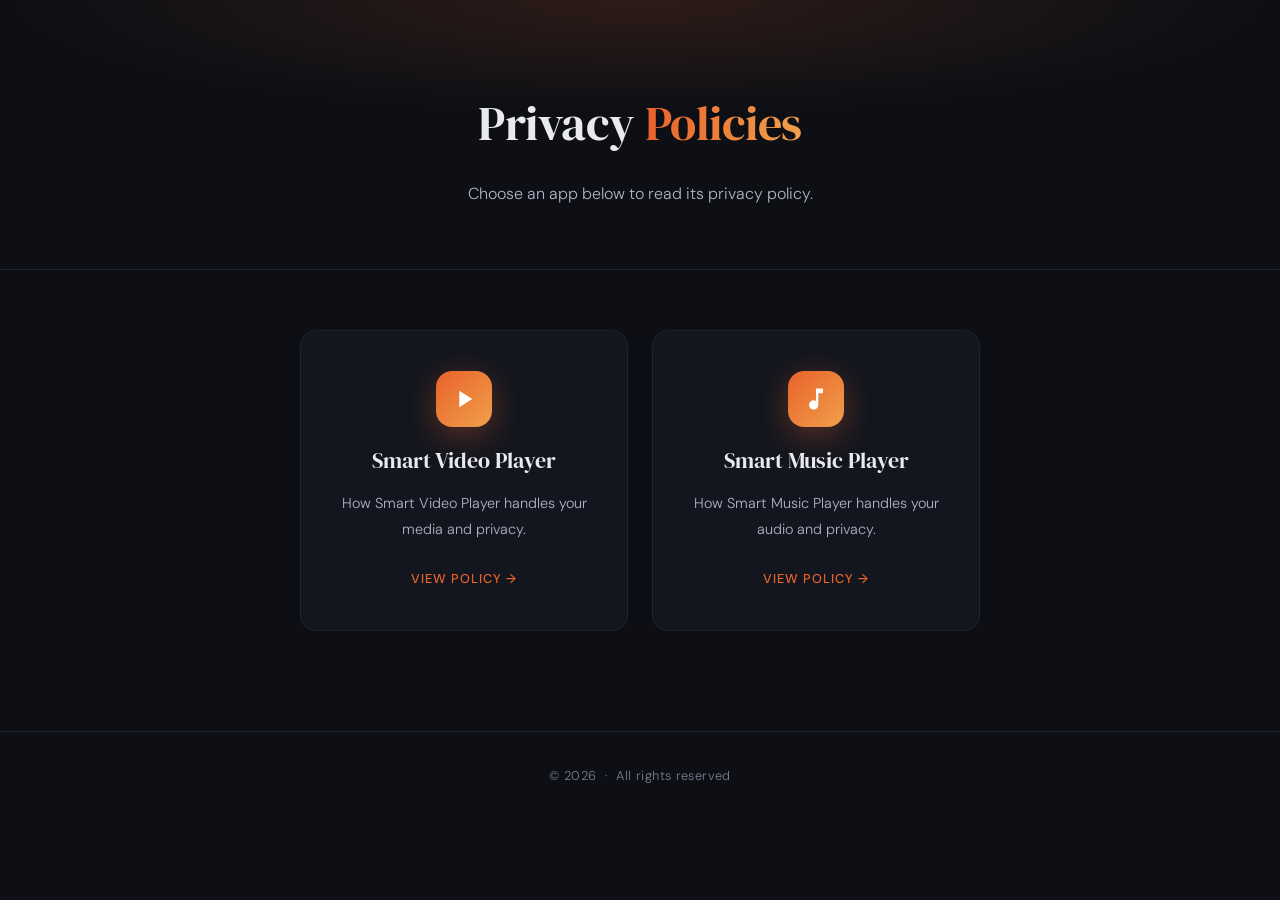
<file: index.html>
<!DOCTYPE html>
<html lang="en">
<head>
  <meta charset="UTF-8" />
  <meta name="viewport" content="width=device-width, initial-scale=1.0"/>
  <title>Privacy Policies</title>
  <link href="https://fonts.googleapis.com/css2?family=DM+Serif+Display&family=DM+Sans:wght@300;400;500&display=swap" rel="stylesheet"/>
  <link rel="stylesheet" href="styles.css"/>
</head>
<body>

<header>
  <h1>Privacy <span>Policies</span></h1>
  <p class="subtitle">Choose an app below to read its privacy policy.</p>
</header>

<nav class="choices">

  <a class="choice-card" href="smart-video-player.html">
    <div class="logo-icon">
      <svg viewBox="0 0 24 24" xmlns="http://www.w3.org/2000/svg">
        <path d="M8 5v14l11-7L8 5z"/>
      </svg>
    </div>
    <h2>Smart Video Player</h2>
    <p>How Smart Video Player handles your media and privacy.</p>
    <span class="go">View policy →</span>
  </a>

  <a class="choice-card" href="smart-music-player.html">
    <div class="logo-icon">
      <svg viewBox="0 0 24 24" xmlns="http://www.w3.org/2000/svg">
        <path d="M12 3v10.55A4 4 0 1 0 14 17V7h4V3h-6z"/>
      </svg>
    </div>
    <h2>Smart Music Player</h2>
    <p>How Smart Music Player handles your audio and privacy.</p>
    <span class="go">View policy →</span>
  </a>

</nav>

<footer>
  &copy; 2026 &nbsp;·&nbsp; All rights reserved
</footer>

</body>
</html>
</file>
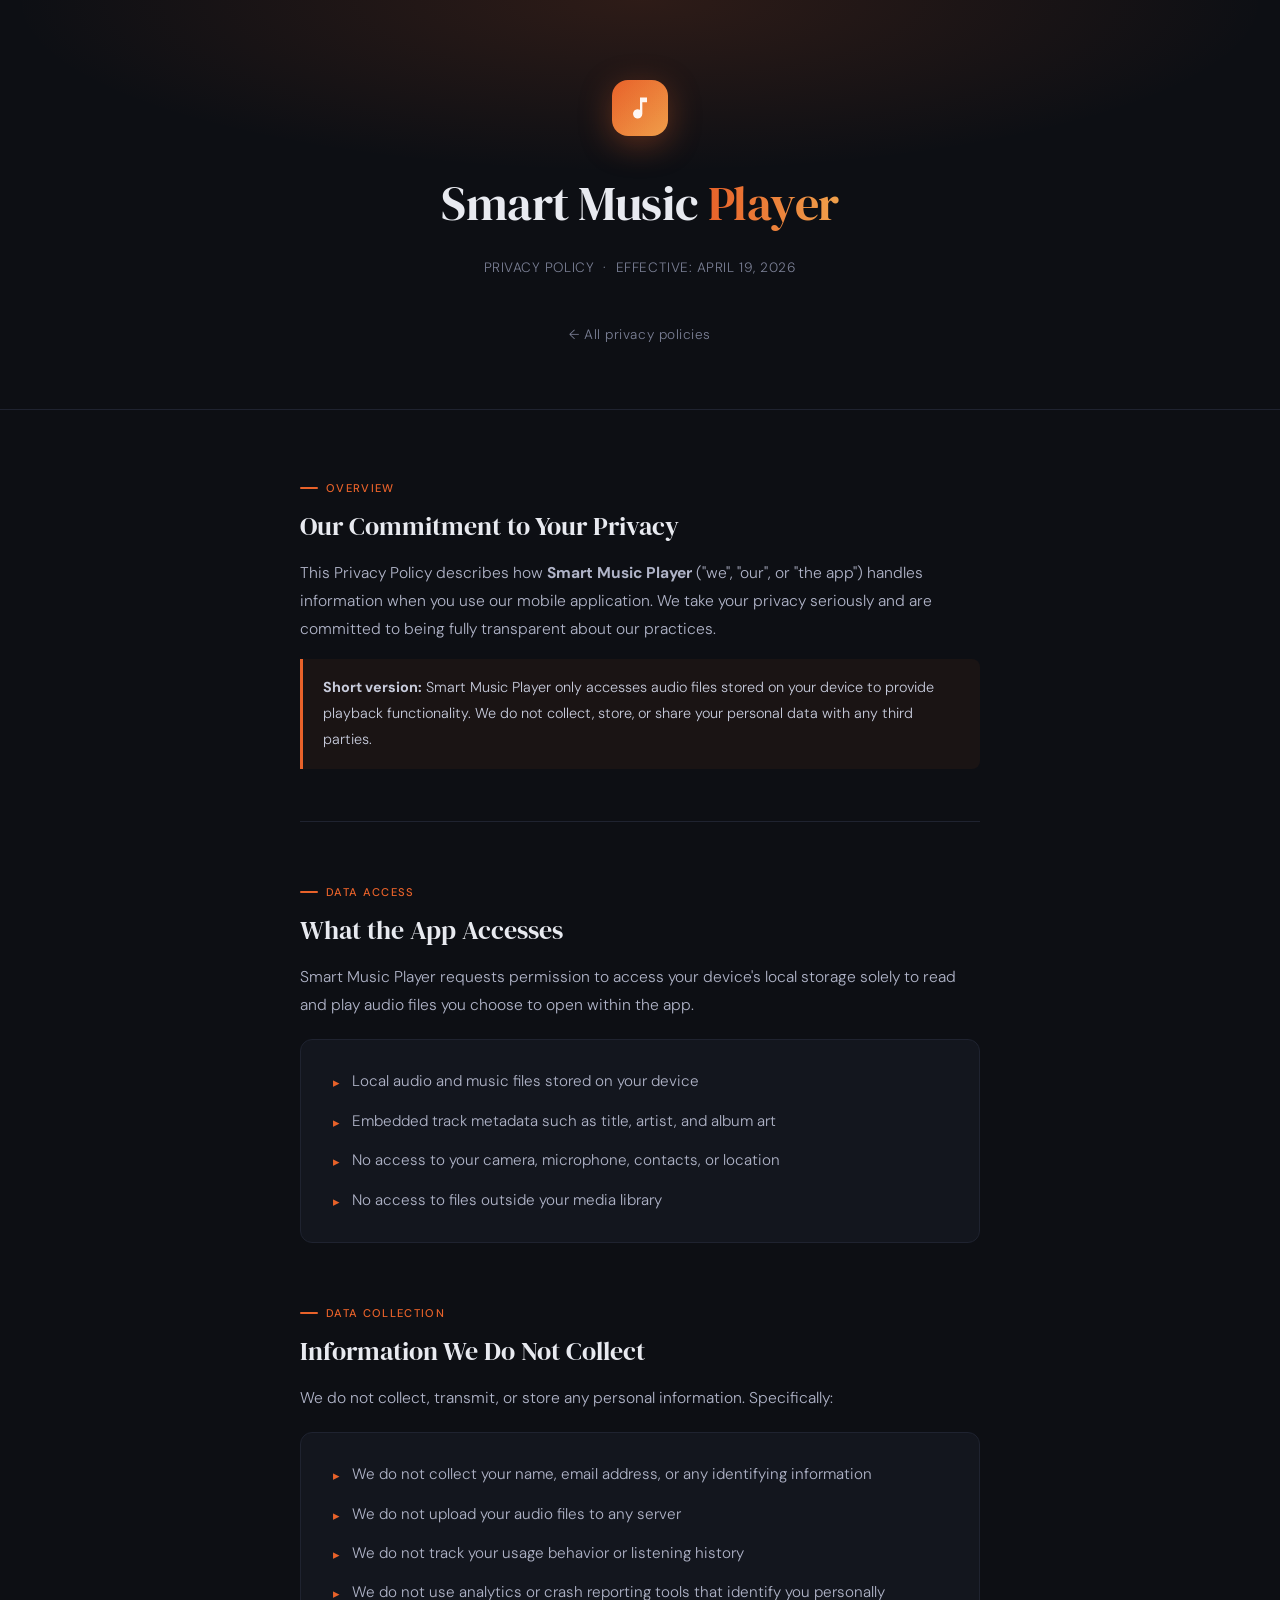
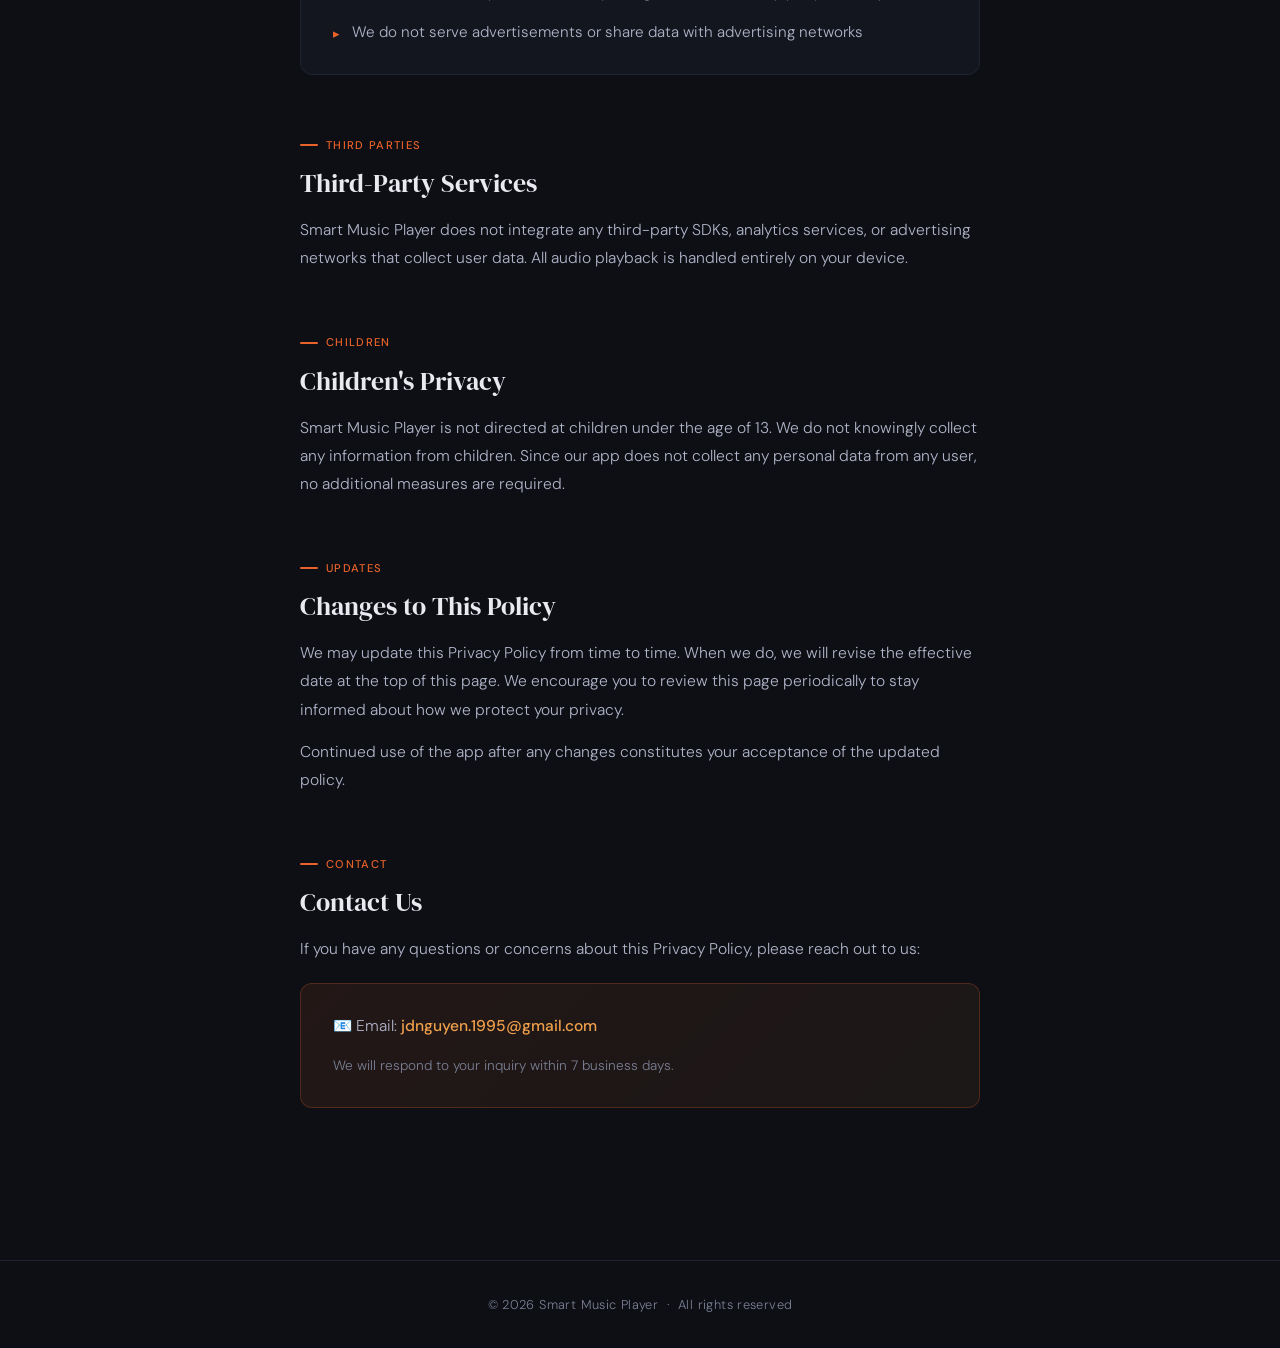
<file: smart-music-player.html>
<!DOCTYPE html>
<html lang="en">
<head>
  <meta charset="UTF-8" />
  <meta name="viewport" content="width=device-width, initial-scale=1.0"/>
  <title>Privacy Policy – Smart Music Player</title>
  <link href="https://fonts.googleapis.com/css2?family=DM+Serif+Display&family=DM+Sans:wght@300;400;500&display=swap" rel="stylesheet"/>
  <link rel="stylesheet" href="styles.css"/>
</head>
<body>

<header>
  <div class="logo-icon">
    <svg viewBox="0 0 24 24" xmlns="http://www.w3.org/2000/svg">
      <path d="M12 3v10.55A4 4 0 1 0 14 17V7h4V3h-6z"/>
    </svg>
  </div>
  <h1>Smart Music <span>Player</span></h1>
  <p class="meta">Privacy Policy &nbsp;·&nbsp; Effective: April 19, 2026</p>
  <a class="back-link" href="index.html">← All privacy policies</a>
</header>

<main>

  <section>
    <div class="section-label">Overview</div>
    <h2>Our Commitment to Your Privacy</h2>
    <p>
      This Privacy Policy describes how <strong>Smart Music Player</strong> ("we", "our", or "the app") handles information when you use our mobile application. We take your privacy seriously and are committed to being fully transparent about our practices.
    </p>
    <div class="highlight">
      <p>
        <strong>Short version:</strong> Smart Music Player only accesses audio files stored on your device to provide playback functionality. We do not collect, store, or share your personal data with any third parties.
      </p>
    </div>
  </section>

  <hr/>

  <section>
    <div class="section-label">Data Access</div>
    <h2>What the App Accesses</h2>
    <p>
      Smart Music Player requests permission to access your device's local storage solely to read and play audio files you choose to open within the app.
    </p>
    <div class="card">
      <ul>
        <li>Local audio and music files stored on your device</li>
        <li>Embedded track metadata such as title, artist, and album art</li>
        <li>No access to your camera, microphone, contacts, or location</li>
        <li>No access to files outside your media library</li>
      </ul>
    </div>
  </section>

  <section>
    <div class="section-label">Data Collection</div>
    <h2>Information We Do Not Collect</h2>
    <p>
      We do not collect, transmit, or store any personal information. Specifically:
    </p>
    <div class="card">
      <ul>
        <li>We do not collect your name, email address, or any identifying information</li>
        <li>We do not upload your audio files to any server</li>
        <li>We do not track your usage behavior or listening history</li>
        <li>We do not use analytics or crash reporting tools that identify you personally</li>
        <li>We do not serve advertisements or share data with advertising networks</li>
      </ul>
    </div>
  </section>

  <section>
    <div class="section-label">Third Parties</div>
    <h2>Third-Party Services</h2>
    <p>
      Smart Music Player does not integrate any third-party SDKs, analytics services, or advertising networks that collect user data. All audio playback is handled entirely on your device.
    </p>
  </section>

  <section>
    <div class="section-label">Children</div>
    <h2>Children's Privacy</h2>
    <p>
      Smart Music Player is not directed at children under the age of 13. We do not knowingly collect any information from children. Since our app does not collect any personal data from any user, no additional measures are required.
    </p>
  </section>

  <section>
    <div class="section-label">Updates</div>
    <h2>Changes to This Policy</h2>
    <p>
      We may update this Privacy Policy from time to time. When we do, we will revise the effective date at the top of this page. We encourage you to review this page periodically to stay informed about how we protect your privacy.
    </p>
    <p>
      Continued use of the app after any changes constitutes your acceptance of the updated policy.
    </p>
  </section>

  <section>
    <div class="section-label">Contact</div>
    <h2>Contact Us</h2>
    <p>
      If you have any questions or concerns about this Privacy Policy, please reach out to us:
    </p>
    <div class="contact-box">
      <p>📧 Email: <a href="mailto:jdnguyen.1995@gmail.com">jdnguyen.1995@gmail.com</a></p>
      <p style="margin-top:8px; font-size:0.85rem; color:#7a7f94;">We will respond to your inquiry within 7 business days.</p>
    </div>
  </section>

</main>

<footer>
  &copy; 2026 Smart Music Player &nbsp;·&nbsp; All rights reserved
</footer>

</body>
</html>
</file>
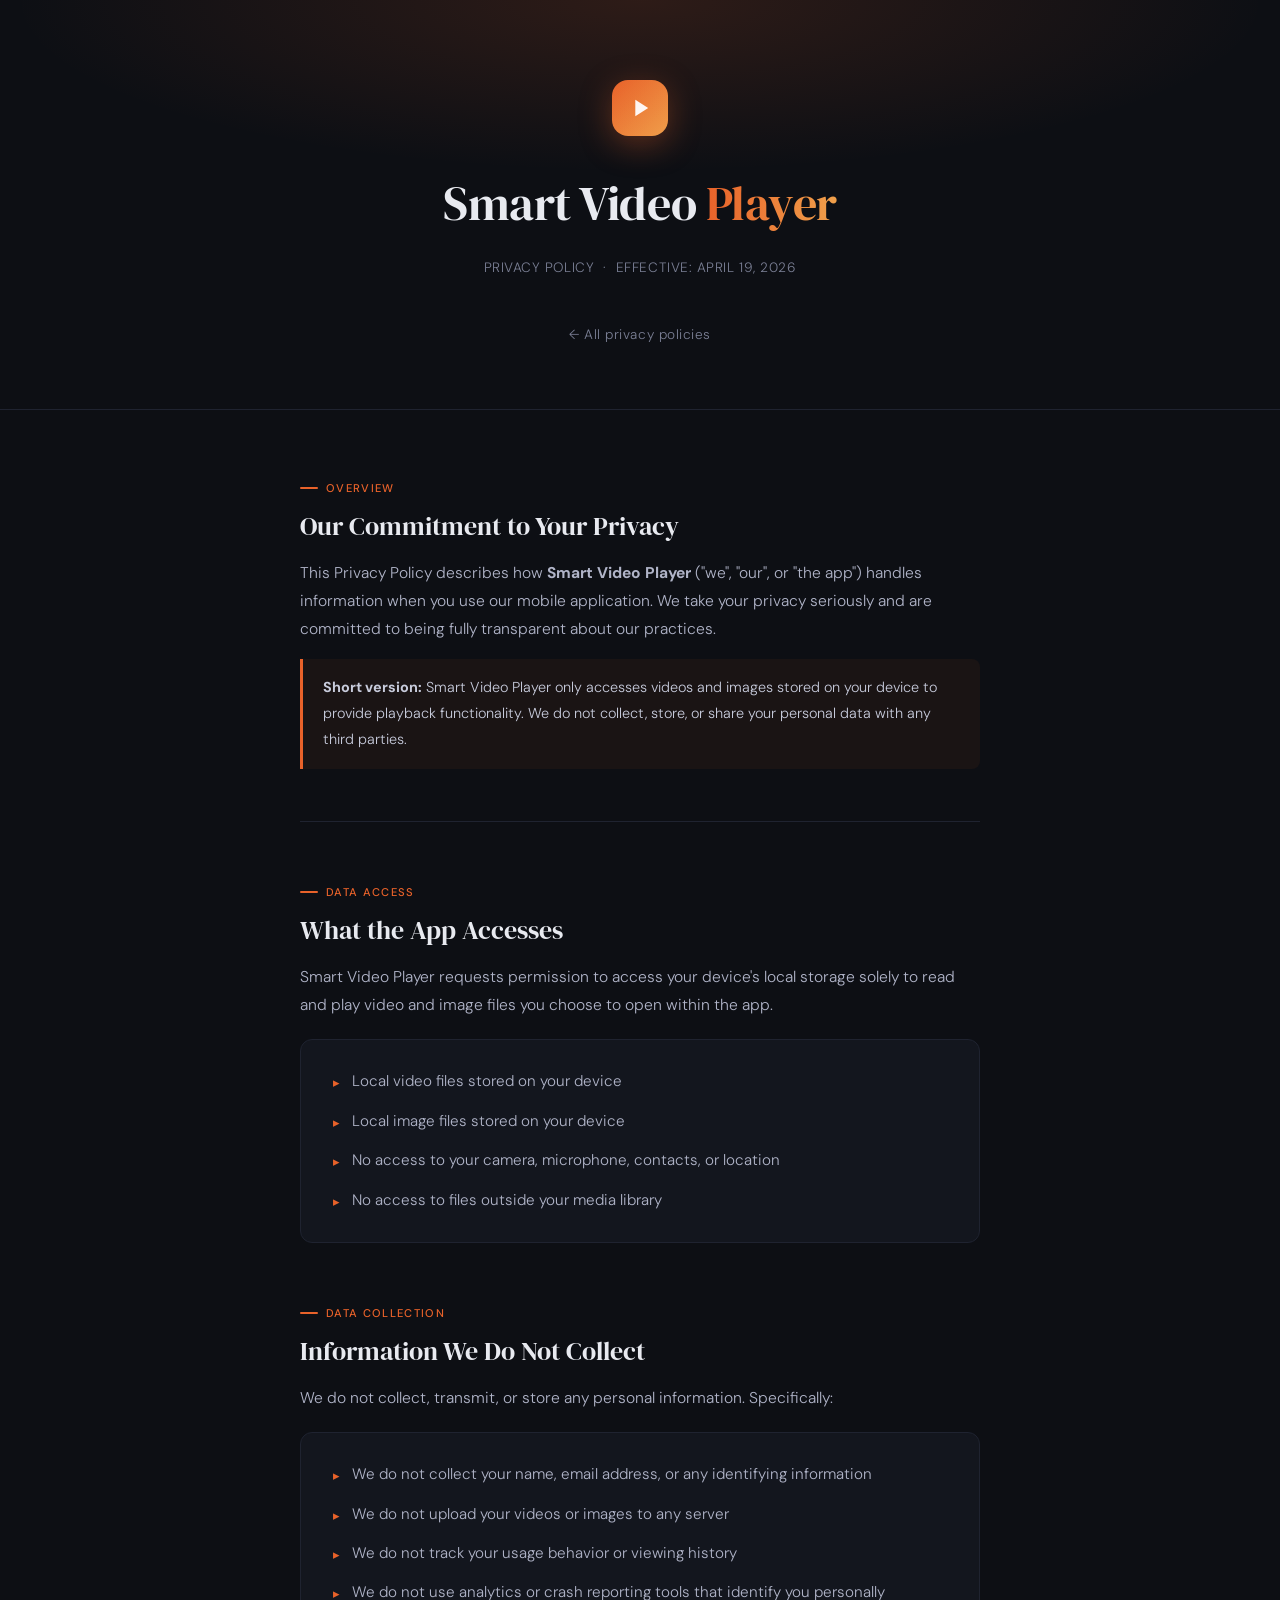
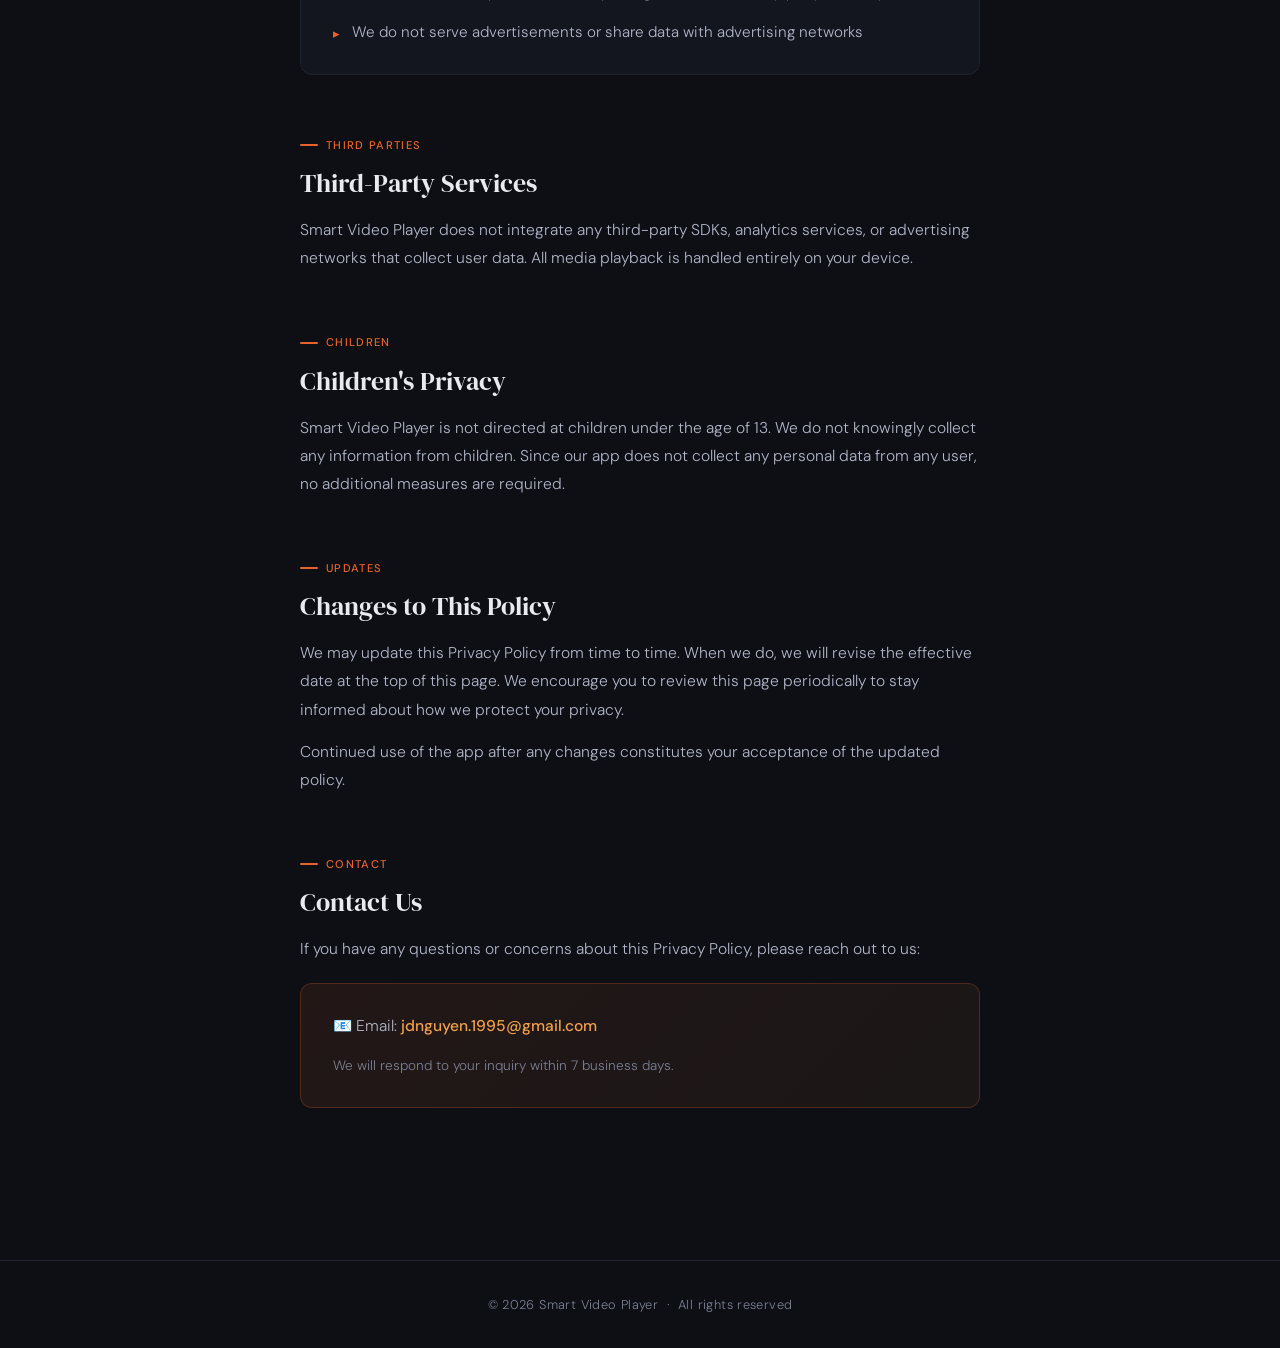
<file: smart-video-player.html>
<!DOCTYPE html>
<html lang="en">
<head>
  <meta charset="UTF-8" />
  <meta name="viewport" content="width=device-width, initial-scale=1.0"/>
  <title>Privacy Policy – Smart Video Player</title>
  <link href="https://fonts.googleapis.com/css2?family=DM+Serif+Display&family=DM+Sans:wght@300;400;500&display=swap" rel="stylesheet"/>
  <link rel="stylesheet" href="styles.css"/>
</head>
<body>

<header>
  <div class="logo-icon">
    <svg viewBox="0 0 24 24" xmlns="http://www.w3.org/2000/svg">
      <path d="M8 5v14l11-7L8 5z"/>
    </svg>
  </div>
  <h1>Smart Video <span>Player</span></h1>
  <p class="meta">Privacy Policy &nbsp;·&nbsp; Effective: April 19, 2026</p>
  <a class="back-link" href="index.html">← All privacy policies</a>
</header>

<main>

  <section>
    <div class="section-label">Overview</div>
    <h2>Our Commitment to Your Privacy</h2>
    <p>
      This Privacy Policy describes how <strong>Smart Video Player</strong> ("we", "our", or "the app") handles information when you use our mobile application. We take your privacy seriously and are committed to being fully transparent about our practices.
    </p>
    <div class="highlight">
      <p>
        <strong>Short version:</strong> Smart Video Player only accesses videos and images stored on your device to provide playback functionality. We do not collect, store, or share your personal data with any third parties.
      </p>
    </div>
  </section>

  <hr/>

  <section>
    <div class="section-label">Data Access</div>
    <h2>What the App Accesses</h2>
    <p>
      Smart Video Player requests permission to access your device's local storage solely to read and play video and image files you choose to open within the app.
    </p>
    <div class="card">
      <ul>
        <li>Local video files stored on your device</li>
        <li>Local image files stored on your device</li>
        <li>No access to your camera, microphone, contacts, or location</li>
        <li>No access to files outside your media library</li>
      </ul>
    </div>
  </section>

  <section>
    <div class="section-label">Data Collection</div>
    <h2>Information We Do Not Collect</h2>
    <p>
      We do not collect, transmit, or store any personal information. Specifically:
    </p>
    <div class="card">
      <ul>
        <li>We do not collect your name, email address, or any identifying information</li>
        <li>We do not upload your videos or images to any server</li>
        <li>We do not track your usage behavior or viewing history</li>
        <li>We do not use analytics or crash reporting tools that identify you personally</li>
        <li>We do not serve advertisements or share data with advertising networks</li>
      </ul>
    </div>
  </section>

  <section>
    <div class="section-label">Third Parties</div>
    <h2>Third-Party Services</h2>
    <p>
      Smart Video Player does not integrate any third-party SDKs, analytics services, or advertising networks that collect user data. All media playback is handled entirely on your device.
    </p>
  </section>

  <section>
    <div class="section-label">Children</div>
    <h2>Children's Privacy</h2>
    <p>
      Smart Video Player is not directed at children under the age of 13. We do not knowingly collect any information from children. Since our app does not collect any personal data from any user, no additional measures are required.
    </p>
  </section>

  <section>
    <div class="section-label">Updates</div>
    <h2>Changes to This Policy</h2>
    <p>
      We may update this Privacy Policy from time to time. When we do, we will revise the effective date at the top of this page. We encourage you to review this page periodically to stay informed about how we protect your privacy.
    </p>
    <p>
      Continued use of the app after any changes constitutes your acceptance of the updated policy.
    </p>
  </section>

  <section>
    <div class="section-label">Contact</div>
    <h2>Contact Us</h2>
    <p>
      If you have any questions or concerns about this Privacy Policy, please reach out to us:
    </p>
    <div class="contact-box">
      <p>📧 Email: <a href="mailto:jdnguyen.1995@gmail.com">jdnguyen.1995@gmail.com</a></p>
      <p style="margin-top:8px; font-size:0.85rem; color:#7a7f94;">We will respond to your inquiry within 7 business days.</p>
    </div>
  </section>

</main>

<footer>
  &copy; 2026 Smart Video Player &nbsp;·&nbsp; All rights reserved
</footer>

</body>
</html>
</file>
<file: styles.css>
*, *::before, *::after { box-sizing: border-box; margin: 0; padding: 0; }

:root {
  --bg: #0d0f14;
  --surface: #13161e;
  --border: #1f2330;
  --accent: #e8622a;
  --accent2: #f0a04b;
  --text: #e8eaf0;
  --muted: #7a7f94;
  --heading-font: 'DM Serif Display', serif;
  --body-font: 'DM Sans', sans-serif;
}

body {
  background: var(--bg);
  color: var(--text);
  font-family: var(--body-font);
  font-weight: 300;
  line-height: 1.8;
  min-height: 100vh;
}

/* Hero */
header {
  position: relative;
  overflow: hidden;
  padding: 80px 40px 60px;
  text-align: center;
  border-bottom: 1px solid var(--border);
}

header::before {
  content: '';
  position: absolute;
  inset: 0;
  background: radial-gradient(ellipse 70% 60% at 50% 0%, rgba(232,98,42,0.15) 0%, transparent 70%);
  pointer-events: none;
}

.logo-icon {
  width: 56px;
  height: 56px;
  background: linear-gradient(135deg, var(--accent), var(--accent2));
  border-radius: 16px;
  display: inline-flex;
  align-items: center;
  justify-content: center;
  margin-bottom: 24px;
  box-shadow: 0 8px 32px rgba(232,98,42,0.35);
}

.logo-icon svg {
  width: 28px;
  height: 28px;
  fill: white;
}

header h1 {
  font-family: var(--heading-font);
  font-size: clamp(2rem, 5vw, 3rem);
  font-weight: 400;
  letter-spacing: -0.01em;
  margin-bottom: 10px;
}

header h1 span {
  background: linear-gradient(90deg, var(--accent), var(--accent2));
  -webkit-background-clip: text;
  -webkit-text-fill-color: transparent;
  background-clip: text;
}

.meta {
  font-size: 0.85rem;
  color: var(--muted);
  margin-top: 8px;
  letter-spacing: 0.04em;
  text-transform: uppercase;
}

.subtitle {
  font-size: 1rem;
  color: #b0b4c8;
  margin-top: 14px;
  max-width: 520px;
  margin-left: auto;
  margin-right: auto;
}

/* Layout */
main {
  max-width: 760px;
  margin: 0 auto;
  padding: 60px 40px 100px;
}

/* Sections */
section {
  margin-bottom: 52px;
  opacity: 0;
  transform: translateY(20px);
  animation: fadeUp 0.5s ease forwards;
}

section:nth-child(1)  { animation-delay: 0.05s; }
section:nth-child(2)  { animation-delay: 0.10s; }
section:nth-child(3)  { animation-delay: 0.15s; }
section:nth-child(4)  { animation-delay: 0.20s; }
section:nth-child(5)  { animation-delay: 0.25s; }
section:nth-child(6)  { animation-delay: 0.30s; }
section:nth-child(7)  { animation-delay: 0.35s; }

@keyframes fadeUp {
  to { opacity: 1; transform: translateY(0); }
}

.section-label {
  display: inline-flex;
  align-items: center;
  gap: 8px;
  font-size: 0.7rem;
  font-weight: 500;
  letter-spacing: 0.12em;
  text-transform: uppercase;
  color: var(--accent);
  margin-bottom: 12px;
}

.section-label::before {
  content: '';
  display: block;
  width: 18px;
  height: 2px;
  background: var(--accent);
  border-radius: 2px;
}

h2 {
  font-family: var(--heading-font);
  font-size: 1.6rem;
  font-weight: 400;
  color: var(--text);
  margin-bottom: 16px;
  line-height: 1.3;
}

p {
  font-size: 0.975rem;
  color: #b0b4c8;
  margin-bottom: 14px;
}

p:last-child { margin-bottom: 0; }

/* Card style for key points */
.card {
  background: var(--surface);
  border: 1px solid var(--border);
  border-radius: 12px;
  padding: 28px 32px;
  margin-top: 20px;
}

.card ul {
  list-style: none;
  display: flex;
  flex-direction: column;
  gap: 12px;
}

.card ul li {
  display: flex;
  align-items: flex-start;
  gap: 12px;
  font-size: 0.95rem;
  color: #b0b4c8;
}

.card ul li::before {
  content: '▸';
  color: var(--accent);
  font-size: 0.8rem;
  flex-shrink: 0;
  margin-top: 3px;
}

/* Highlight box */
.highlight {
  border-left: 3px solid var(--accent);
  padding: 16px 20px;
  background: rgba(232,98,42,0.06);
  border-radius: 0 8px 8px 0;
  margin-top: 16px;
}

.highlight p {
  font-size: 0.9rem;
  color: #c8ccdc;
  margin: 0;
}

/* Contact */
.contact-box {
  background: linear-gradient(135deg, rgba(232,98,42,0.1), rgba(240,160,75,0.06));
  border: 1px solid rgba(232,98,42,0.25);
  border-radius: 12px;
  padding: 28px 32px;
  margin-top: 20px;
}

.contact-box a {
  color: var(--accent2);
  text-decoration: none;
  font-weight: 500;
}

.contact-box a:hover {
  text-decoration: underline;
}

/* Divider */
hr {
  border: none;
  border-top: 1px solid var(--border);
  margin: 0 0 52px;
}

/* Footer */
footer {
  text-align: center;
  padding: 32px 40px;
  border-top: 1px solid var(--border);
  font-size: 0.8rem;
  color: var(--muted);
  letter-spacing: 0.03em;
}

/* Back link (policy pages) */
.back-link {
  display: inline-flex;
  align-items: center;
  gap: 6px;
  margin-top: 28px;
  font-size: 0.85rem;
  color: var(--muted);
  text-decoration: none;
  letter-spacing: 0.04em;
  transition: color 0.2s ease;
}

.back-link:hover { color: var(--accent2); }

/* Home page choice buttons */
.choices {
  max-width: 760px;
  margin: 0 auto;
  padding: 60px 40px 100px;
  display: grid;
  grid-template-columns: repeat(auto-fit, minmax(260px, 1fr));
  gap: 24px;
}

.choice-card {
  opacity: 0;
  transform: translateY(20px);
  animation: fadeUp 0.5s ease forwards;
  display: flex;
  flex-direction: column;
  align-items: center;
  text-align: center;
  gap: 16px;
  background: var(--surface);
  border: 1px solid var(--border);
  border-radius: 16px;
  padding: 40px 32px;
  text-decoration: none;
  color: var(--text);
  transition: transform 0.2s ease, border-color 0.2s ease, box-shadow 0.2s ease;
}

.choices .choice-card:nth-child(1) { animation-delay: 0.08s; }
.choices .choice-card:nth-child(2) { animation-delay: 0.16s; }

.choice-card:hover {
  transform: translateY(-4px);
  border-color: rgba(232,98,42,0.45);
  box-shadow: 0 12px 40px rgba(0,0,0,0.35);
}

.choice-card .logo-icon { margin-bottom: 4px; }

.choice-card h2 {
  font-size: 1.35rem;
  margin-bottom: 0;
}

.choice-card p {
  font-size: 0.9rem;
  margin-bottom: 0;
}

.choice-card .go {
  margin-top: 8px;
  font-size: 0.8rem;
  font-weight: 500;
  letter-spacing: 0.08em;
  text-transform: uppercase;
  color: var(--accent);
  display: inline-flex;
  align-items: center;
  gap: 6px;
}

@media (max-width: 600px) {
  header { padding: 60px 24px 44px; }
  main { padding: 44px 24px 80px; }
  .choices { padding: 44px 24px 80px; }
  .card, .contact-box { padding: 20px; }
}
</file>
